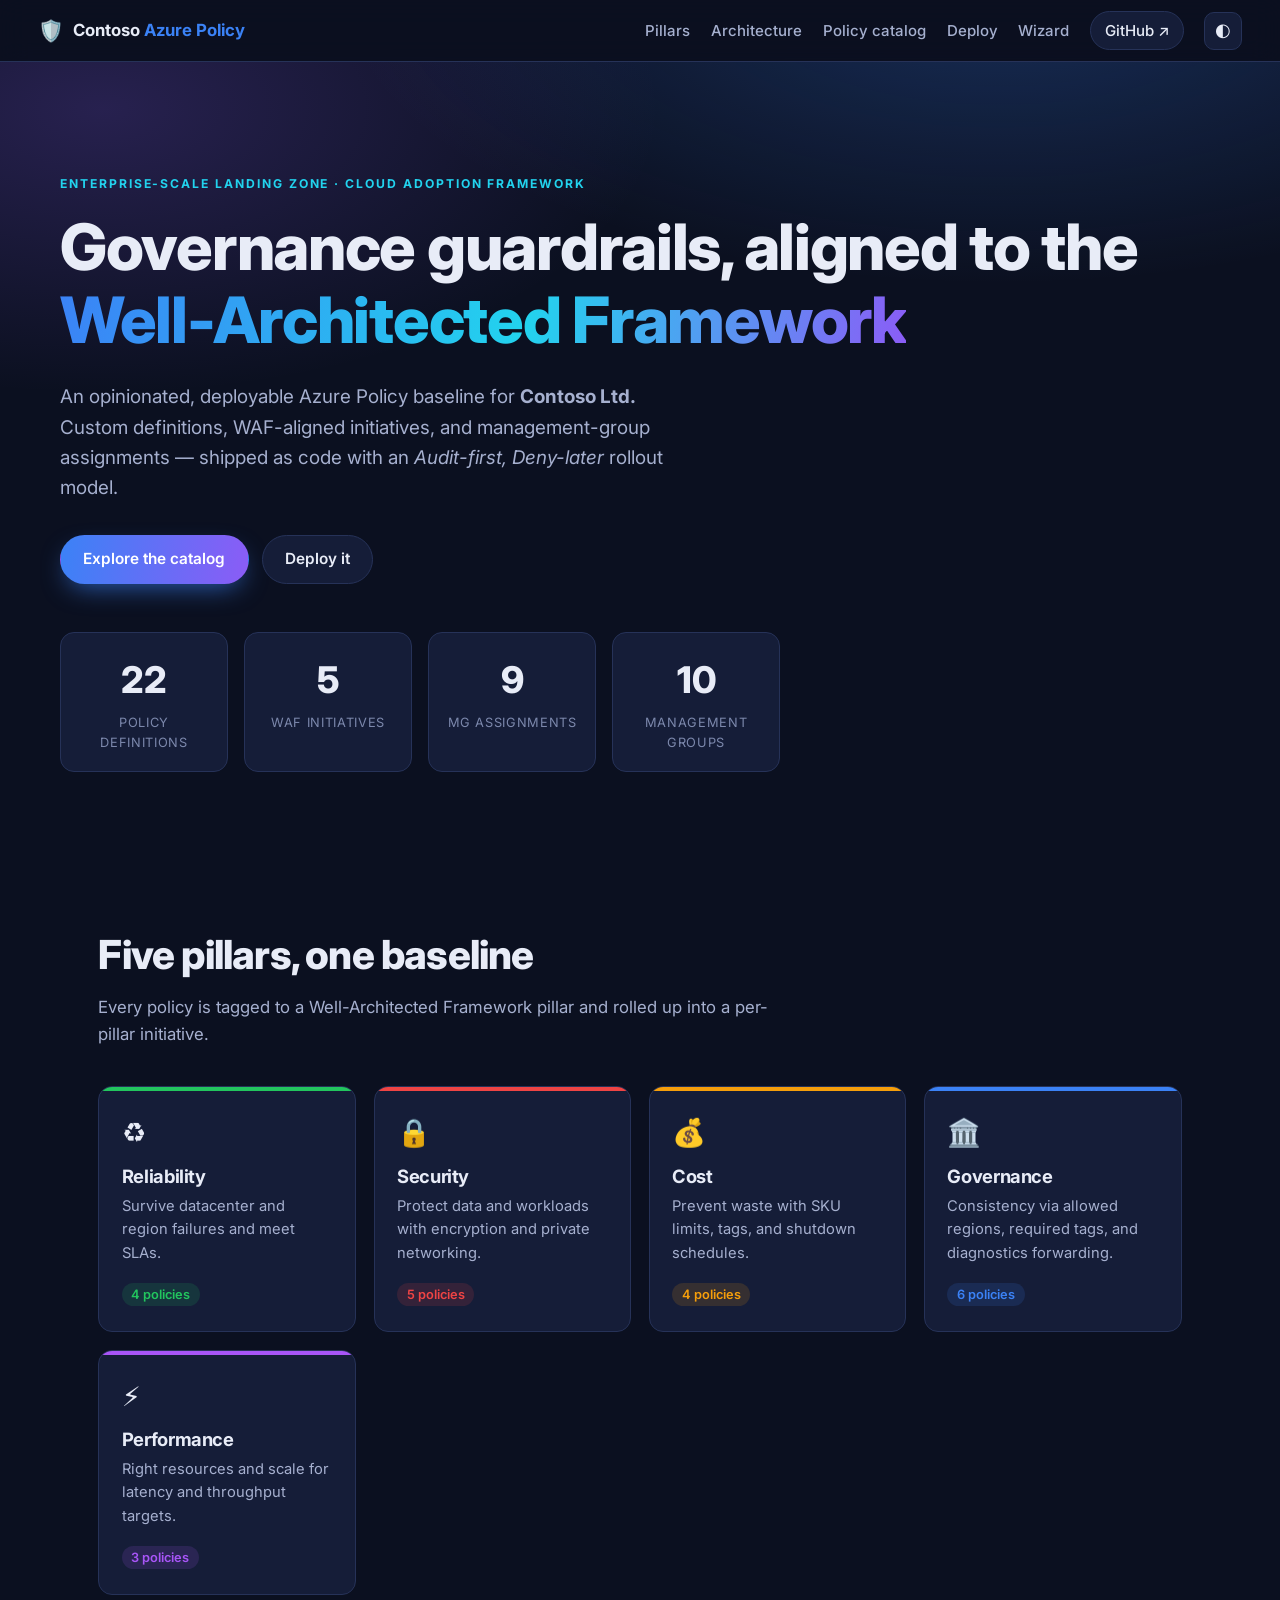
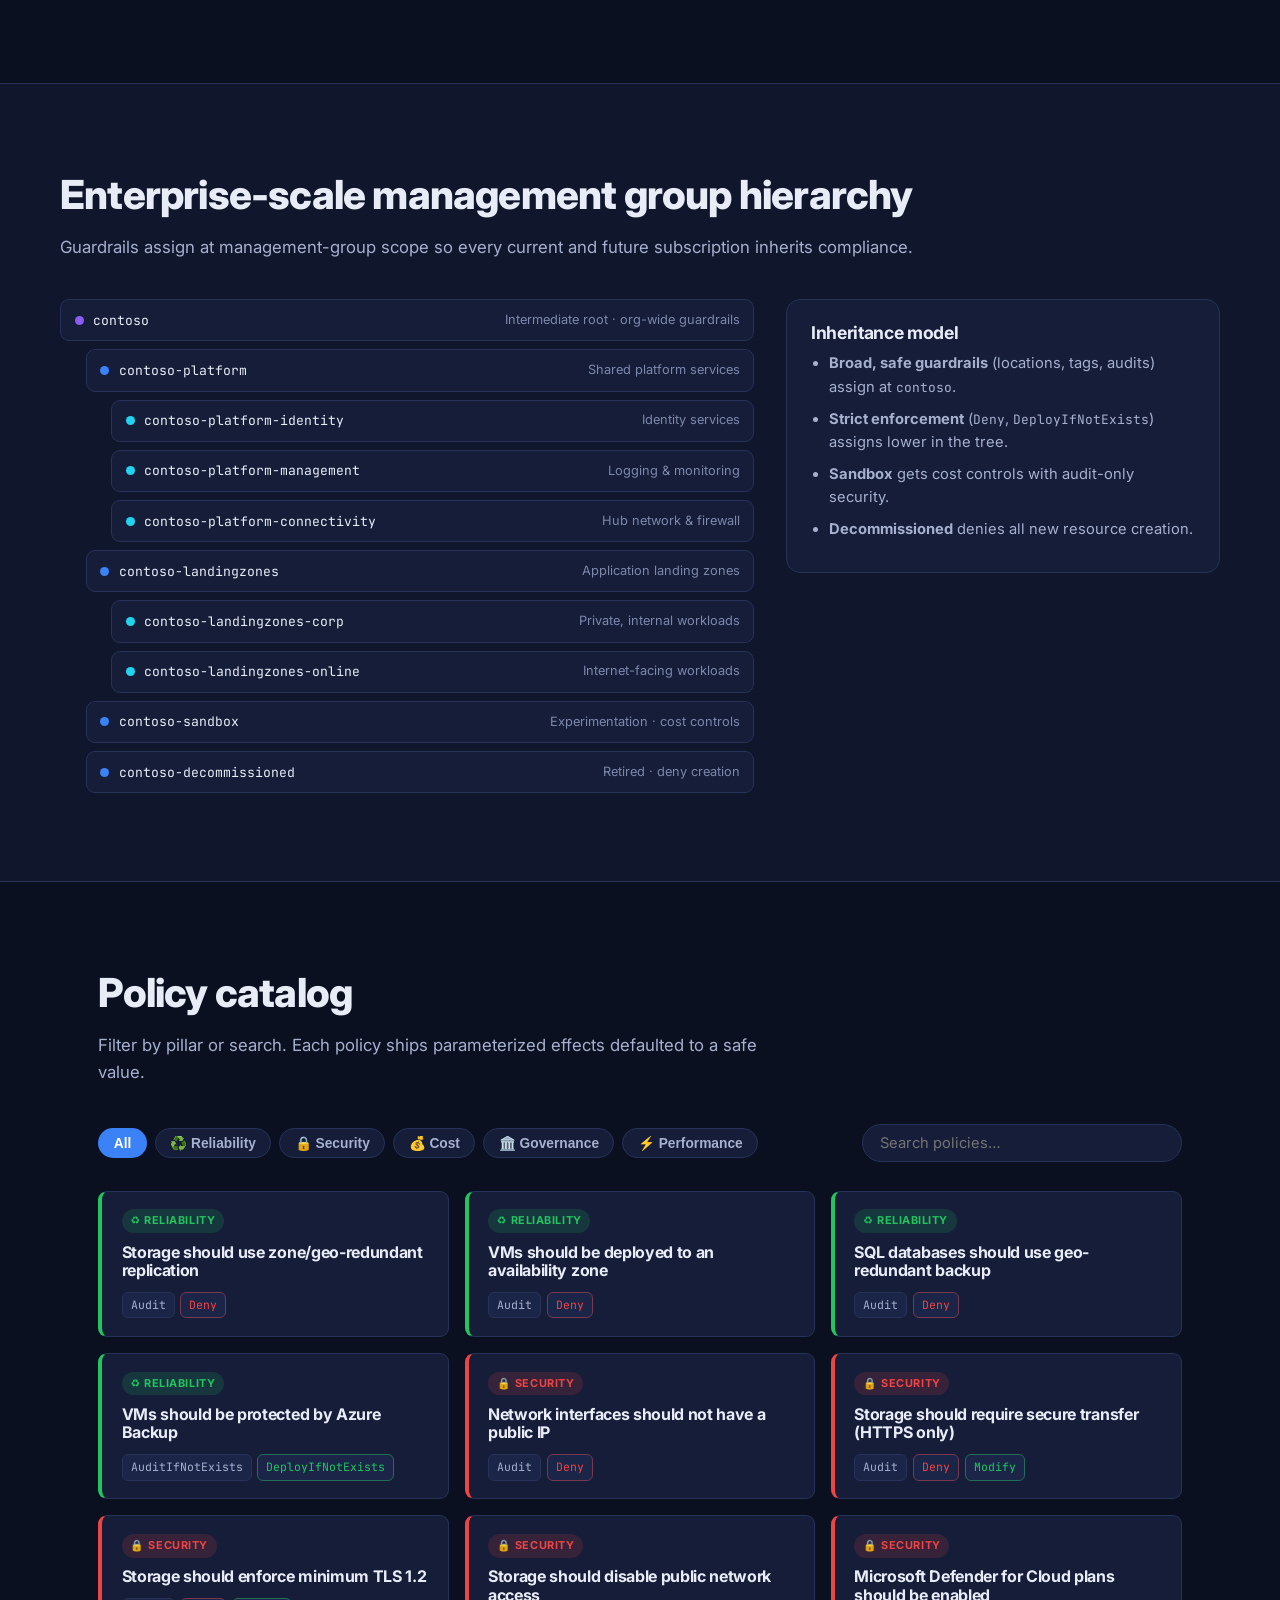
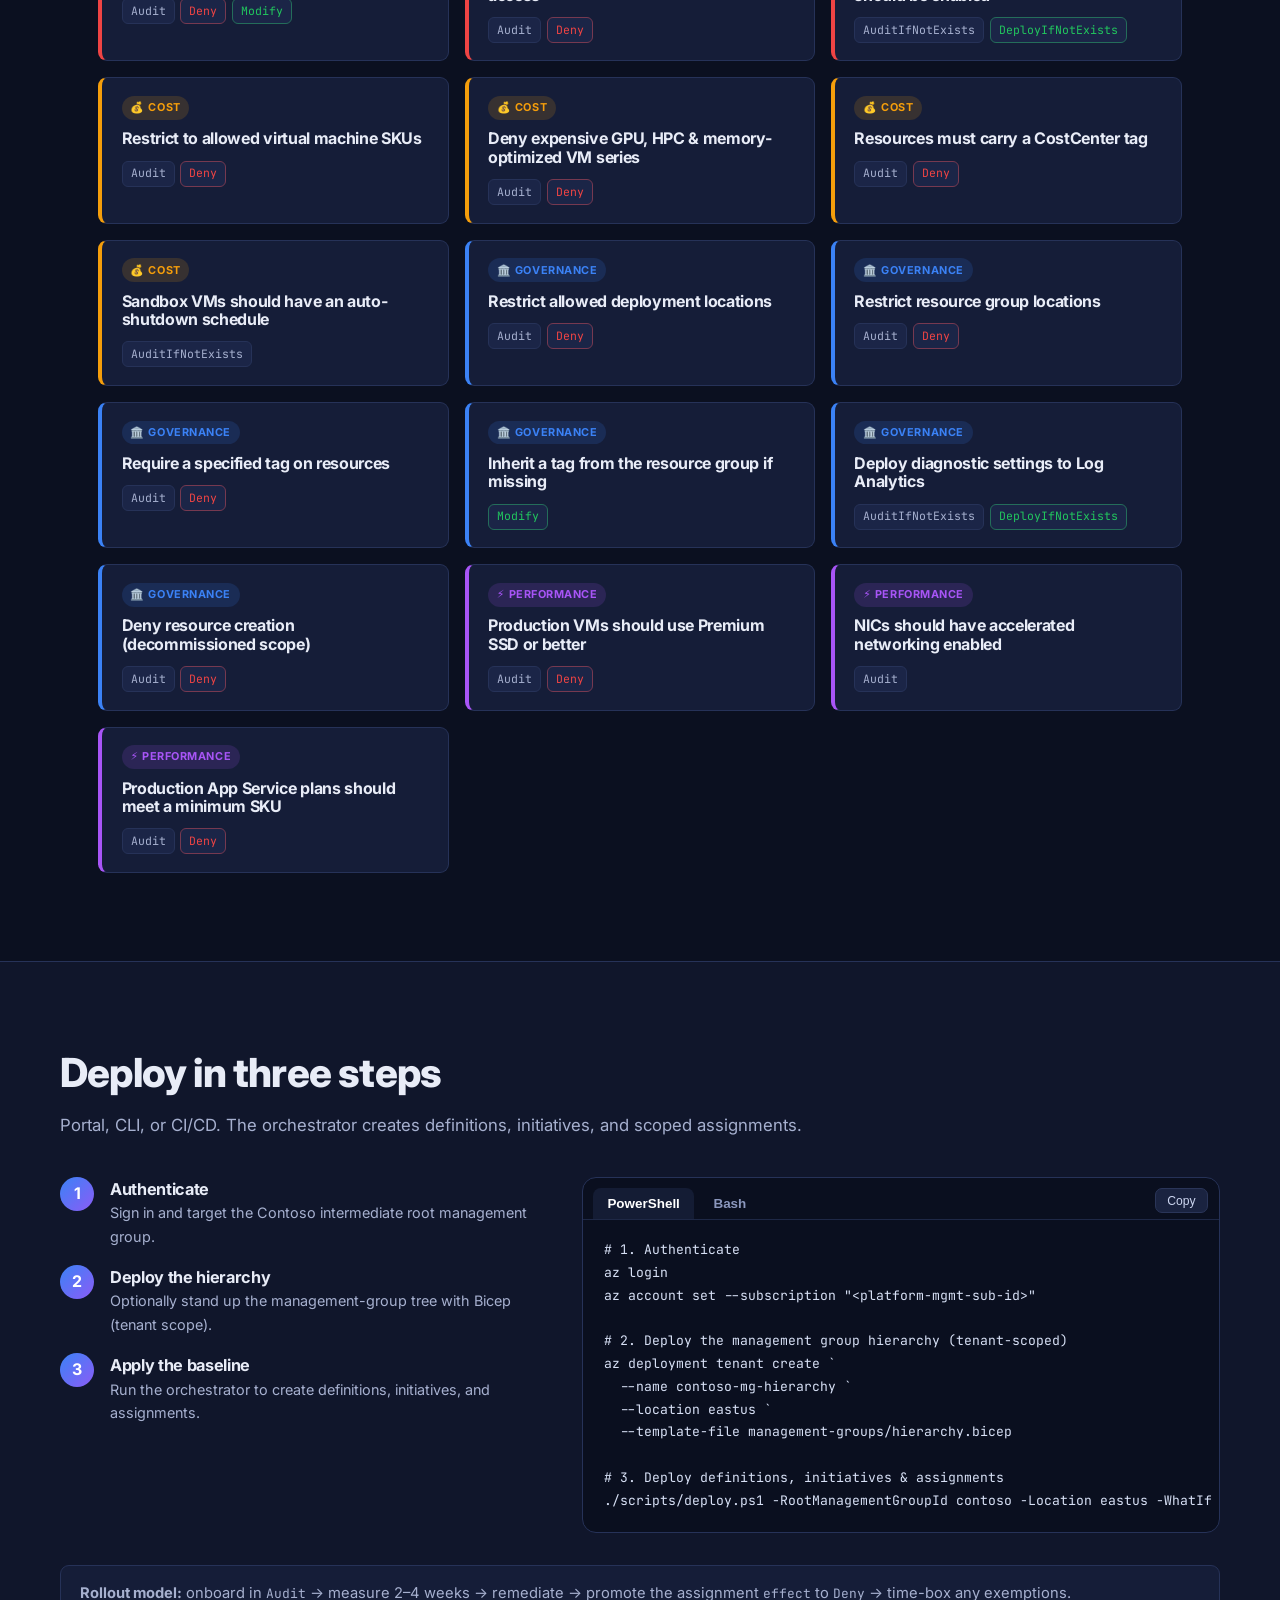
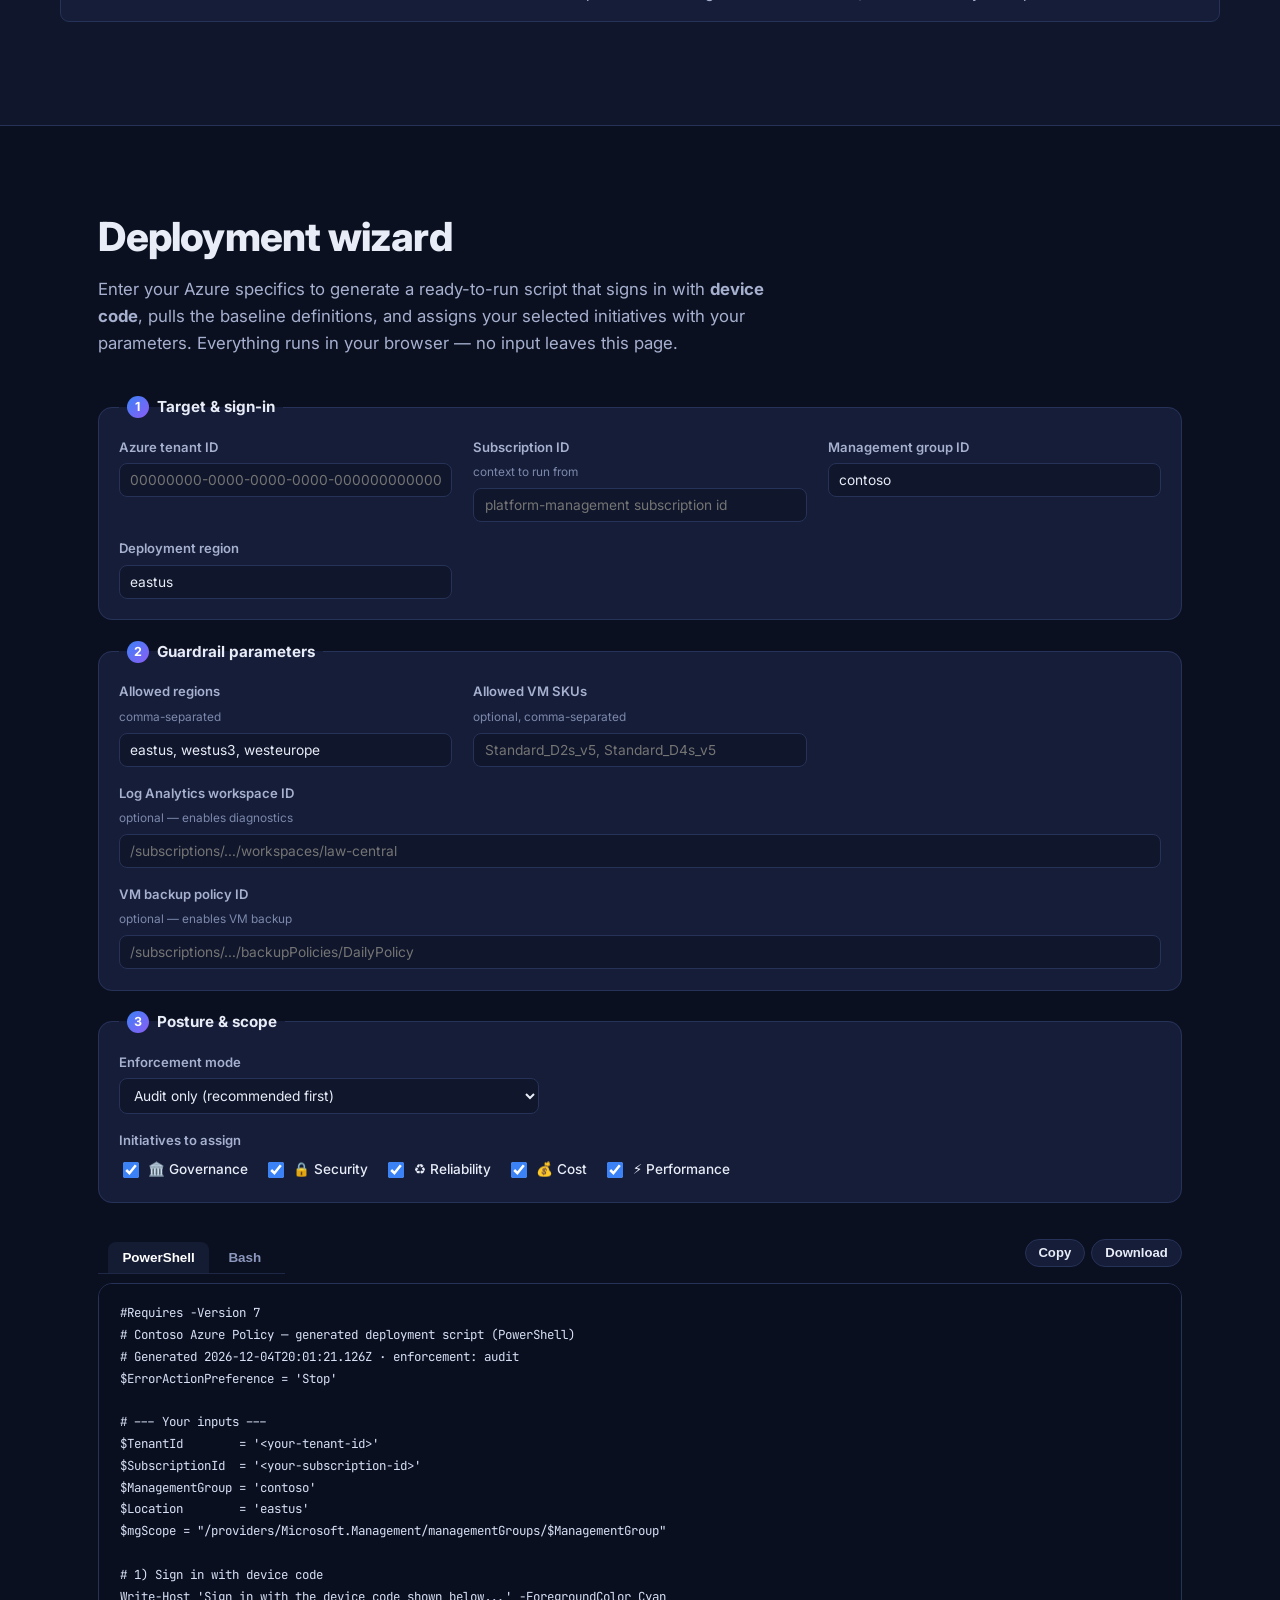
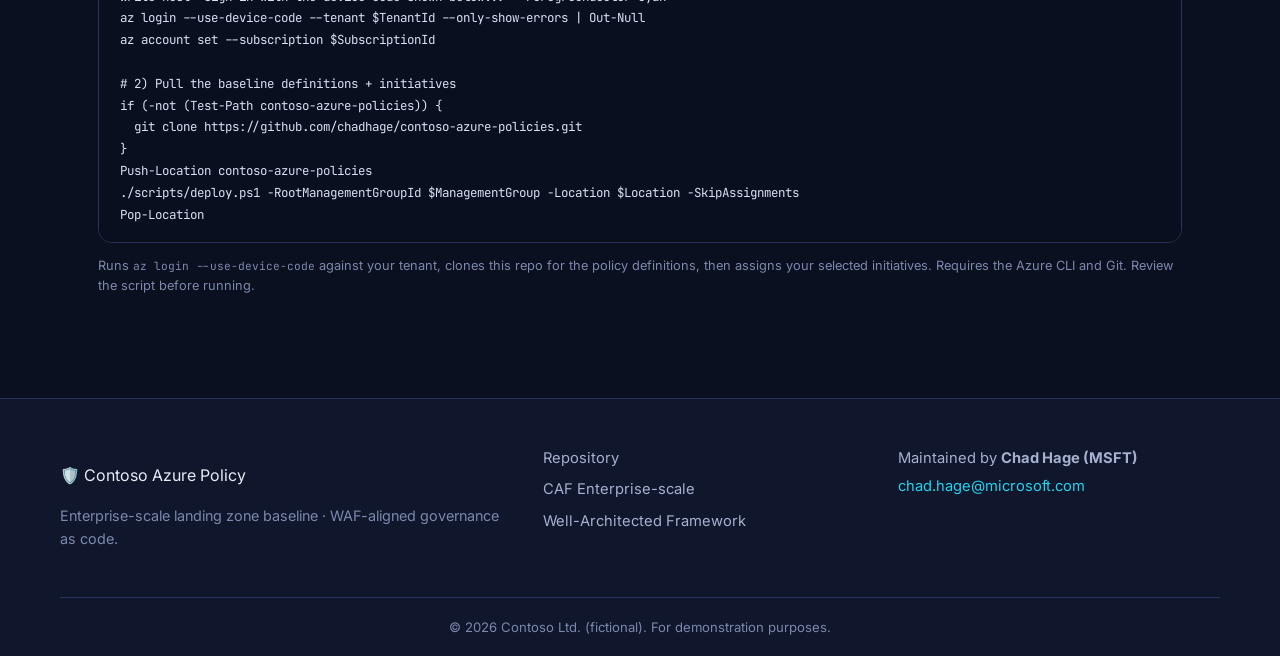
<file: index.html>
<!DOCTYPE html>
<html lang="en">
<head>
  <meta charset="UTF-8" />
  <meta name="viewport" content="width=device-width, initial-scale=1.0" />
  <title>Contoso Azure Policy — Enterprise-Scale Landing Zone Baseline</title>
  <meta name="description" content="Azure Policy best-practice baseline for Contoso, organized around the five Well-Architected Framework pillars and deployed across an enterprise-scale landing zone." />
  <link rel="preconnect" href="https://fonts.googleapis.com" />
  <link rel="preconnect" href="https://fonts.gstatic.com" crossorigin />
  <link href="https://fonts.googleapis.com/css2?family=Inter:wght@400;500;600;700;800&family=JetBrains+Mono:wght@400;500&display=swap" rel="stylesheet" />
  <link rel="stylesheet" href="styles.css" />
  <link rel="icon" href="data:image/svg+xml,<svg xmlns='http://www.w3.org/2000/svg' viewBox='0 0 100 100'><text y='.9em' font-size='90'>🛡️</text></svg>" />
</head>
<body>
  <header class="topbar">
    <a class="brand" href="#top">
      <span class="brand-mark" aria-hidden="true">🛡️</span>
      <span class="brand-text">Contoso&nbsp;<strong>Azure Policy</strong></span>
    </a>
    <nav class="nav" aria-label="Primary">
      <a href="#pillars">Pillars</a>
      <a href="#architecture">Architecture</a>
      <a href="#catalog">Policy catalog</a>
      <a href="#deploy">Deploy</a>
      <a href="#wizard">Wizard</a>
      <a class="nav-cta" href="https://github.com/chadhage/contoso-azure-policies" target="_blank" rel="noopener">GitHub ↗</a>
    </nav>
    <button class="theme-toggle" id="themeToggle" aria-label="Toggle color theme" title="Toggle theme">◐</button>
  </header>

  <main id="top">
    <!-- HERO -->
    <section class="hero">
      <div class="hero-inner">
        <p class="eyebrow">Enterprise-Scale Landing Zone · Cloud Adoption Framework</p>
        <h1>Governance guardrails, aligned to the<br /><span class="grad">Well-Architected Framework</span></h1>
        <p class="lede">
          An opinionated, deployable Azure Policy baseline for <strong>Contoso Ltd.</strong>
          Custom definitions, WAF-aligned initiatives, and management-group assignments —
          shipped as code with an <em>Audit-first, Deny-later</em> rollout model.
        </p>
        <div class="hero-actions">
          <a class="btn primary" href="#catalog">Explore the catalog</a>
          <a class="btn ghost" href="#deploy">Deploy it</a>
        </div>
        <dl class="stats" id="heroStats">
          <div><dt data-count="22">0</dt><dd>Policy definitions</dd></div>
          <div><dt data-count="5">0</dt><dd>WAF initiatives</dd></div>
          <div><dt data-count="9">0</dt><dd>MG assignments</dd></div>
          <div><dt data-count="10">0</dt><dd>Management groups</dd></div>
        </dl>
      </div>
    </section>

    <!-- PILLARS -->
    <section id="pillars" class="section">
      <div class="section-head">
        <h2>Five pillars, one baseline</h2>
        <p>Every policy is tagged to a Well-Architected Framework pillar and rolled up into a per-pillar initiative.</p>
      </div>
      <div class="pillar-grid" id="pillarGrid"><!-- injected --></div>
    </section>

    <!-- ARCHITECTURE -->
    <section id="architecture" class="section alt">
      <div class="section-head">
        <h2>Enterprise-scale management group hierarchy</h2>
        <p>Guardrails assign at management-group scope so every current and future subscription inherits compliance.</p>
      </div>
      <div class="arch-wrap">
        <div class="mg-tree" id="mgTree"><!-- injected --></div>
        <aside class="arch-note">
          <h3>Inheritance model</h3>
          <ul>
            <li><strong>Broad, safe guardrails</strong> (locations, tags, audits) assign at <code>contoso</code>.</li>
            <li><strong>Strict enforcement</strong> (<code>Deny</code>, <code>DeployIfNotExists</code>) assigns lower in the tree.</li>
            <li><strong>Sandbox</strong> gets cost controls with audit-only security.</li>
            <li><strong>Decommissioned</strong> denies all new resource creation.</li>
          </ul>
        </aside>
      </div>
    </section>

    <!-- CATALOG -->
    <section id="catalog" class="section">
      <div class="section-head">
        <h2>Policy catalog</h2>
        <p>Filter by pillar or search. Each policy ships parameterized effects defaulted to a safe value.</p>
      </div>
      <div class="catalog-controls">
        <div class="filters" id="pillarFilters" role="tablist" aria-label="Filter by pillar"></div>
        <input type="search" id="searchBox" class="search" placeholder="Search policies…" aria-label="Search policies" />
      </div>
      <div class="catalog-grid" id="catalogGrid"><!-- injected --></div>
      <p class="empty" id="emptyState" hidden>No policies match your filter.</p>
    </section>

    <!-- DEPLOY -->
    <section id="deploy" class="section alt">
      <div class="section-head">
        <h2>Deploy in three steps</h2>
        <p>Portal, CLI, or CI/CD. The orchestrator creates definitions, initiatives, and scoped assignments.</p>
      </div>
      <div class="deploy-grid">
        <ol class="steps">
          <li><span class="step-n">1</span><div><h4>Authenticate</h4><p>Sign in and target the Contoso intermediate root management group.</p></div></li>
          <li><span class="step-n">2</span><div><h4>Deploy the hierarchy</h4><p>Optionally stand up the management-group tree with Bicep (tenant scope).</p></div></li>
          <li><span class="step-n">3</span><div><h4>Apply the baseline</h4><p>Run the orchestrator to create definitions, initiatives, and assignments.</p></div></li>
        </ol>
        <div class="code-card">
          <div class="code-tabs" role="tablist">
            <button class="code-tab active" data-tab="pwsh" role="tab">PowerShell</button>
            <button class="code-tab" data-tab="bash" role="tab">Bash</button>
          </div>
          <pre class="code-pane active" data-pane="pwsh"><code># 1. Authenticate
az login
az account set --subscription "&lt;platform-mgmt-sub-id&gt;"

# 2. Deploy the management group hierarchy (tenant-scoped)
az deployment tenant create `
  --name contoso-mg-hierarchy `
  --location eastus `
  --template-file management-groups/hierarchy.bicep

# 3. Deploy definitions, initiatives &amp; assignments
./scripts/deploy.ps1 -RootManagementGroupId contoso -Location eastus -WhatIf</code></pre>
          <pre class="code-pane" data-pane="bash"><code># 1. Authenticate
az login
az account set --subscription "&lt;platform-mgmt-sub-id&gt;"

# 2. Deploy the management group hierarchy (tenant-scoped)
az deployment tenant create \
  --name contoso-mg-hierarchy \
  --location eastus \
  --template-file management-groups/hierarchy.bicep

# 3. Deploy definitions, initiatives &amp; assignments
./scripts/deploy.sh --mg contoso --location eastus --what-if</code></pre>
          <button class="copy-btn" id="copyBtn" title="Copy command">Copy</button>
        </div>
      </div>
      <p class="lifecycle-note">
        <strong>Rollout model:</strong> onboard in <code>Audit</code> → measure 2–4 weeks → remediate →
        promote the assignment <code>effect</code> to <code>Deny</code> → time-box any exemptions.
      </p>
    </section>

    <!-- WIZARD -->
    <section id="wizard" class="section">
      <div class="section-head">
        <h2>Deployment wizard</h2>
        <p>
          Enter your Azure specifics to generate a ready-to-run script that signs in with
          <strong>device code</strong>, pulls the baseline definitions, and assigns your selected
          initiatives with your parameters. Everything runs in your browser — no input leaves this page.
        </p>
      </div>

      <div class="wizard">
        <form class="wizard-form" id="wizardForm" autocomplete="off">
          <fieldset>
            <legend><span class="step-dot">1</span> Target &amp; sign-in</legend>
            <div class="field-grid">
              <label>Azure tenant ID
                <input type="text" id="wz-tenant" placeholder="00000000-0000-0000-0000-000000000000" spellcheck="false" />
              </label>
              <label>Subscription ID <span class="hint">context to run from</span>
                <input type="text" id="wz-sub" placeholder="platform-management subscription id" spellcheck="false" />
              </label>
              <label>Management group ID
                <input type="text" id="wz-mg" value="contoso" spellcheck="false" />
              </label>
              <label>Deployment region
                <input type="text" id="wz-location" value="eastus" spellcheck="false" />
              </label>
            </div>
          </fieldset>

          <fieldset>
            <legend><span class="step-dot">2</span> Guardrail parameters</legend>
            <div class="field-grid">
              <label>Allowed regions <span class="hint">comma-separated</span>
                <input type="text" id="wz-regions" value="eastus, westus3, westeurope" spellcheck="false" />
              </label>
              <label>Allowed VM SKUs <span class="hint">optional, comma-separated</span>
                <input type="text" id="wz-skus" placeholder="Standard_D2s_v5, Standard_D4s_v5" spellcheck="false" />
              </label>
              <label class="field-wide">Log Analytics workspace ID <span class="hint">optional — enables diagnostics</span>
                <input type="text" id="wz-law" placeholder="/subscriptions/…/workspaces/law-central" spellcheck="false" />
              </label>
              <label class="field-wide">VM backup policy ID <span class="hint">optional — enables VM backup</span>
                <input type="text" id="wz-backup" placeholder="/subscriptions/…/backupPolicies/DailyPolicy" spellcheck="false" />
              </label>
            </div>
          </fieldset>

          <fieldset>
            <legend><span class="step-dot">3</span> Posture &amp; scope</legend>
            <div class="field-grid">
              <label>Enforcement mode
                <select id="wz-mode">
                  <option value="audit">Audit only (recommended first)</option>
                  <option value="enforce">Enforce (Deny / Deploy / Modify)</option>
                </select>
              </label>
            </div>
            <p class="field-label">Initiatives to assign</p>
            <div class="pillar-check" id="wz-pillars">
              <label><input type="checkbox" value="governance" checked /> 🏛️ Governance</label>
              <label><input type="checkbox" value="security" checked /> 🔒 Security</label>
              <label><input type="checkbox" value="reliability" checked /> ♻️ Reliability</label>
              <label><input type="checkbox" value="cost" checked /> 💰 Cost</label>
              <label><input type="checkbox" value="performance" checked /> ⚡ Performance</label>
            </div>
          </fieldset>
        </form>

        <div class="wizard-output">
          <div class="wizard-out-head">
            <div class="code-tabs" role="tablist" aria-label="Script format">
              <button class="code-tab active" data-shell="pwsh" role="tab" type="button">PowerShell</button>
              <button class="code-tab" data-shell="bash" role="tab" type="button">Bash</button>
            </div>
            <div class="wizard-actions">
              <button class="btn ghost sm" id="wzCopy" type="button">Copy</button>
              <button class="btn ghost sm" id="wzDownload" type="button">Download</button>
            </div>
          </div>
          <pre class="code-pane active wizard-pre"><code id="wizardScript"></code></pre>
          <p class="wizard-note">
            Runs <code>az login --use-device-code</code> against your tenant, clones this repo for the
            policy definitions, then assigns your selected initiatives. Requires the Azure CLI and Git.
            Review the script before running.
          </p>
        </div>
      </div>
    </section>
  </main>

  <footer class="footer">
    <div class="footer-inner">
      <div>
        <p class="brand-text"><span aria-hidden="true">🛡️</span>&nbsp;Contoso Azure Policy</p>
        <p class="muted">Enterprise-scale landing zone baseline · WAF-aligned governance as code.</p>
      </div>
      <div class="footer-links">
        <a href="https://github.com/chadhage/contoso-azure-policies" target="_blank" rel="noopener">Repository</a>
        <a href="https://learn.microsoft.com/azure/cloud-adoption-framework/ready/enterprise-scale/" target="_blank" rel="noopener">CAF Enterprise-scale</a>
        <a href="https://learn.microsoft.com/azure/well-architected/" target="_blank" rel="noopener">Well-Architected Framework</a>
      </div>
      <div class="footer-author">
        <p>Maintained by <strong>Chad Hage (MSFT)</strong></p>
        <p><a href="mailto:chad.hage@microsoft.com">chad.hage@microsoft.com</a></p>
      </div>
    </div>
    <p class="copyright">© <span id="year"></span> Contoso Ltd. (fictional). For demonstration purposes.</p>
  </footer>

  <script src="app.js"></script>
</body>
</html>
</file>
<file: styles.css>
:root {
  --bg: #0b1020;
  --bg-alt: #10162b;
  --surface: #151d38;
  --surface-2: #1b2547;
  --border: #263258;
  --text: #e8ecf7;
  --text-dim: #a6b0cf;
  --muted: #7c88ac;
  --brand: #3b82f6;
  --brand-2: #22d3ee;
  --accent: #8b5cf6;

  --rel: #22c55e;
  --sec: #ef4444;
  --cost: #f59e0b;
  --gov: #3b82f6;
  --perf: #a855f7;

  --radius: 14px;
  --radius-sm: 9px;
  --shadow: 0 10px 40px -12px rgba(0, 0, 0, 0.55);
  --maxw: 1160px;
  --mono: "JetBrains Mono", ui-monospace, SFMono-Regular, Menlo, monospace;
}

[data-theme="light"] {
  --bg: #f6f8fd;
  --bg-alt: #eef2fb;
  --surface: #ffffff;
  --surface-2: #f2f5fc;
  --border: #dce3f2;
  --text: #131a2e;
  --text-dim: #45527a;
  --muted: #6b7597;
  --shadow: 0 10px 34px -14px rgba(30, 50, 100, 0.28);
}

* { box-sizing: border-box; }

html { scroll-behavior: smooth; scroll-padding-top: 78px; }

body {
  margin: 0;
  font-family: "Inter", system-ui, -apple-system, Segoe UI, Roboto, sans-serif;
  background: var(--bg);
  color: var(--text);
  line-height: 1.6;
  -webkit-font-smoothing: antialiased;
  transition: background 0.3s ease, color 0.3s ease;
}

a { color: var(--brand-2); text-decoration: none; }
a:hover { text-decoration: underline; }

h1, h2, h3, h4 { line-height: 1.15; margin: 0 0 0.4em; letter-spacing: -0.02em; }
code { font-family: var(--mono); font-size: 0.88em; }

/* ---------- Top bar ---------- */
.topbar {
  position: sticky; top: 0; z-index: 50;
  display: flex; align-items: center; gap: 1.2rem;
  padding: 0.7rem clamp(1rem, 4vw, 2.4rem);
  background: color-mix(in srgb, var(--bg) 82%, transparent);
  backdrop-filter: blur(14px);
  border-bottom: 1px solid var(--border);
}
.brand { display: flex; align-items: center; gap: 0.55rem; color: var(--text); font-weight: 700; font-size: 1.05rem; }
.brand:hover { text-decoration: none; }
.brand-mark { font-size: 1.3rem; }
.brand-text strong { color: var(--brand); }
.nav { display: flex; align-items: center; gap: 1.3rem; margin-left: auto; font-size: 0.94rem; }
.nav a { color: var(--text-dim); font-weight: 500; }
.nav a:hover { color: var(--text); text-decoration: none; }
.nav-cta {
  padding: 0.4rem 0.85rem; border: 1px solid var(--border); border-radius: 999px;
  background: var(--surface); color: var(--text) !important;
}
.nav-cta:hover { border-color: var(--brand); }
.theme-toggle {
  background: var(--surface); color: var(--text); border: 1px solid var(--border);
  width: 38px; height: 38px; border-radius: 10px; cursor: pointer; font-size: 1.1rem;
  display: grid; place-items: center; transition: all 0.2s;
}
.theme-toggle:hover { border-color: var(--brand); transform: rotate(-15deg); }

@media (max-width: 760px) {
  .nav a:not(.nav-cta) { display: none; }
}

/* ---------- Hero ---------- */
.hero {
  position: relative; overflow: hidden;
  padding: clamp(3.5rem, 9vw, 7rem) clamp(1rem, 5vw, 2.4rem) clamp(2.5rem, 6vw, 4.5rem);
  background:
    radial-gradient(1100px 500px at 78% -10%, color-mix(in srgb, var(--brand) 26%, transparent), transparent 60%),
    radial-gradient(900px 460px at 8% 6%, color-mix(in srgb, var(--accent) 22%, transparent), transparent 62%);
}
.hero-inner { max-width: var(--maxw); margin: 0 auto; }
.eyebrow {
  text-transform: uppercase; letter-spacing: 0.16em; font-size: 0.76rem;
  font-weight: 700; color: var(--brand-2); margin: 0 0 1rem;
}
.hero h1 { font-size: clamp(2.1rem, 5.4vw, 4rem); font-weight: 800; }
.grad {
  background: linear-gradient(100deg, var(--brand), var(--brand-2) 55%, var(--accent));
  -webkit-background-clip: text; background-clip: text; color: transparent;
}
.lede { max-width: 640px; font-size: clamp(1rem, 2vw, 1.18rem); color: var(--text-dim); margin: 1.2rem 0 2rem; }
.hero-actions { display: flex; flex-wrap: wrap; gap: 0.8rem; }
.btn {
  display: inline-flex; align-items: center; gap: 0.4rem;
  padding: 0.7rem 1.4rem; border-radius: 999px; font-weight: 600; font-size: 0.96rem;
  cursor: pointer; border: 1px solid transparent; transition: transform 0.15s, box-shadow 0.2s, background 0.2s;
}
.btn:hover { text-decoration: none; transform: translateY(-2px); }
.btn.primary { background: linear-gradient(100deg, var(--brand), var(--accent)); color: #fff; box-shadow: 0 10px 26px -8px color-mix(in srgb, var(--brand) 70%, transparent); }
.btn.ghost { background: var(--surface); color: var(--text); border-color: var(--border); }
.btn.ghost:hover { border-color: var(--brand); }

.stats {
  display: grid; grid-template-columns: repeat(4, 1fr); gap: 1rem;
  margin: 3rem 0 0; max-width: 720px;
}
.stats div {
  background: var(--surface); border: 1px solid var(--border); border-radius: var(--radius);
  padding: 1.1rem 1rem; text-align: center;
}
.stats dt { font-size: clamp(1.6rem, 4vw, 2.3rem); font-weight: 800; color: var(--text); }
.stats dd { margin: 0.2rem 0 0; font-size: 0.8rem; color: var(--muted); text-transform: uppercase; letter-spacing: 0.05em; }
@media (max-width: 620px) { .stats { grid-template-columns: repeat(2, 1fr); } }

/* ---------- Sections ---------- */
.section { max-width: var(--maxw); margin: 0 auto; padding: clamp(3rem, 7vw, 5.5rem) clamp(1rem, 5vw, 2.4rem); }
.section.alt { max-width: none; background: var(--bg-alt); border-top: 1px solid var(--border); border-bottom: 1px solid var(--border); }
.section.alt > * { max-width: var(--maxw); margin-left: auto; margin-right: auto; }
.section-head { max-width: 680px; margin-bottom: 2.4rem; }
.section-head h2 { font-size: clamp(1.6rem, 3.6vw, 2.5rem); font-weight: 800; }
.section-head p { color: var(--text-dim); font-size: 1.05rem; margin: 0; }

/* ---------- Pillars ---------- */
.pillar-grid { display: grid; grid-template-columns: repeat(auto-fit, minmax(210px, 1fr)); gap: 1.1rem; }
.pillar-card {
  position: relative; background: var(--surface); border: 1px solid var(--border);
  border-radius: var(--radius); padding: 1.5rem 1.4rem; overflow: hidden;
  transition: transform 0.18s, border-color 0.18s;
}
.pillar-card:hover { transform: translateY(-4px); border-color: color-mix(in srgb, var(--pc) 60%, var(--border)); }
.pillar-card::before { content: ""; position: absolute; inset: 0 0 auto 0; height: 4px; background: var(--pc); }
.pillar-ico { font-size: 1.7rem; margin-bottom: 0.7rem; display: block; }
.pillar-card h3 { font-size: 1.15rem; }
.pillar-card p { color: var(--text-dim); font-size: 0.92rem; margin: 0.4rem 0 1rem; }
.pillar-count { font-size: 0.8rem; font-weight: 600; color: var(--pc); background: color-mix(in srgb, var(--pc) 14%, transparent); padding: 0.25rem 0.6rem; border-radius: 999px; }

/* ---------- Architecture ---------- */
.arch-wrap { display: grid; grid-template-columns: 1.6fr 1fr; gap: 2rem; align-items: start; }
@media (max-width: 880px) { .arch-wrap { grid-template-columns: 1fr; } }
.mg-tree { display: flex; flex-direction: column; gap: 0.5rem; }
.mg-node {
  display: flex; align-items: center; gap: 0.6rem;
  background: var(--surface); border: 1px solid var(--border);
  border-radius: var(--radius-sm); padding: 0.6rem 0.85rem; font-size: 0.9rem;
}
.mg-node .mg-id { font-family: var(--mono); font-size: 0.82rem; color: var(--text); }
.mg-node .mg-desc { color: var(--muted); font-size: 0.8rem; margin-left: auto; }
.mg-node[data-depth="1"] { margin-left: 1.6rem; }
.mg-node[data-depth="2"] { margin-left: 3.2rem; }
.mg-node .dot { width: 9px; height: 9px; border-radius: 50%; background: var(--brand); flex: none; }
.mg-node[data-depth="0"] .dot { background: var(--accent); }
.mg-node[data-depth="2"] .dot { background: var(--brand-2); }
.arch-note { background: var(--surface); border: 1px solid var(--border); border-radius: var(--radius); padding: 1.4rem 1.5rem; }
.arch-note h3 { font-size: 1.1rem; }
.arch-note ul { margin: 0.6rem 0 0; padding-left: 1.1rem; color: var(--text-dim); font-size: 0.92rem; }
.arch-note li { margin-bottom: 0.5rem; }

/* ---------- Catalog ---------- */
.catalog-controls { display: flex; flex-wrap: wrap; gap: 1rem; align-items: center; justify-content: space-between; margin-bottom: 1.8rem; }
.filters { display: flex; flex-wrap: wrap; gap: 0.5rem; }
.filter-chip {
  border: 1px solid var(--border); background: var(--surface); color: var(--text-dim);
  padding: 0.4rem 0.9rem; border-radius: 999px; font-size: 0.86rem; font-weight: 600; cursor: pointer;
  transition: all 0.15s;
}
.filter-chip:hover { color: var(--text); }
.filter-chip.active { color: #fff; border-color: transparent; background: var(--chip, var(--brand)); }
.search {
  flex: 1 1 220px; max-width: 320px; background: var(--surface); border: 1px solid var(--border);
  color: var(--text); border-radius: 999px; padding: 0.55rem 1.1rem; font-size: 0.92rem; font-family: inherit;
}
.search:focus { outline: 2px solid var(--brand); outline-offset: 1px; }

.catalog-grid { display: grid; grid-template-columns: repeat(auto-fill, minmax(300px, 1fr)); gap: 1rem; }
.policy-card {
  background: var(--surface); border: 1px solid var(--border); border-left: 4px solid var(--pc);
  border-radius: var(--radius-sm); padding: 1.1rem 1.2rem; display: flex; flex-direction: column; gap: 0.6rem;
  transition: transform 0.15s, box-shadow 0.2s;
}
.policy-card:hover { transform: translateY(-3px); box-shadow: var(--shadow); }
.policy-top { display: flex; align-items: center; gap: 0.5rem; }
.pill { font-size: 0.68rem; font-weight: 700; text-transform: uppercase; letter-spacing: 0.05em; padding: 0.2rem 0.55rem; border-radius: 999px; color: var(--pc); background: color-mix(in srgb, var(--pc) 15%, transparent); }
.policy-card h4 { font-size: 1rem; margin: 0; }
.policy-card p { font-size: 0.87rem; color: var(--text-dim); margin: 0; flex: 1; }
.policy-meta { display: flex; flex-wrap: wrap; gap: 0.35rem; margin-top: 0.2rem; }
.effect { font-family: var(--mono); font-size: 0.72rem; padding: 0.18rem 0.5rem; border-radius: 6px; background: var(--surface-2); border: 1px solid var(--border); color: var(--text-dim); }
.effect.deny { color: var(--sec); border-color: color-mix(in srgb, var(--sec) 40%, var(--border)); }
.effect.deploy { color: var(--rel); border-color: color-mix(in srgb, var(--rel) 40%, var(--border)); }
.empty { text-align: center; color: var(--muted); padding: 2rem; }

/* ---------- Deploy ---------- */
.deploy-grid { display: grid; grid-template-columns: 1fr 1.3fr; gap: 2rem; align-items: start; }
@media (max-width: 880px) { .deploy-grid { grid-template-columns: 1fr; } }
.steps { list-style: none; margin: 0; padding: 0; display: flex; flex-direction: column; gap: 1.1rem; }
.steps li { display: flex; gap: 1rem; }
.step-n {
  flex: none; width: 34px; height: 34px; border-radius: 50%; display: grid; place-items: center;
  font-weight: 700; color: #fff; background: linear-gradient(135deg, var(--brand), var(--accent));
}
.steps h4 { margin: 0.2rem 0 0.15rem; font-size: 1.02rem; }
.steps p { margin: 0; color: var(--text-dim); font-size: 0.9rem; }

.code-card { position: relative; background: #0a0f1f; border: 1px solid var(--border); border-radius: var(--radius); overflow: hidden; }
[data-theme="light"] .code-card { background: #0e1426; }
.code-tabs { display: flex; gap: 0.3rem; padding: 0.6rem 0.6rem 0; border-bottom: 1px solid #1e2846; }
.code-tab { background: transparent; border: none; color: #8b97bd; padding: 0.5rem 0.9rem; font-size: 0.84rem; font-weight: 600; cursor: pointer; border-radius: 8px 8px 0 0; }
.code-tab.active { color: #fff; background: #141c34; }
.code-pane { display: none; margin: 0; padding: 1.2rem 1.3rem; overflow-x: auto; }
.code-pane.active { display: block; }
.code-pane code { color: #d7e0f5; font-size: 0.82rem; line-height: 1.7; white-space: pre; }
.copy-btn { position: absolute; top: 0.6rem; right: 0.7rem; background: #1a2340; color: #cdd6f0; border: 1px solid #2a3558; padding: 0.3rem 0.7rem; border-radius: 7px; font-size: 0.76rem; cursor: pointer; }
.copy-btn:hover { background: #24305a; }
.lifecycle-note { margin-top: 2rem; padding: 1rem 1.2rem; background: var(--surface); border: 1px solid var(--border); border-radius: var(--radius-sm); color: var(--text-dim); font-size: 0.92rem; }

/* ---------- Footer ---------- */
.footer { border-top: 1px solid var(--border); background: var(--bg-alt); padding: 3rem clamp(1rem, 5vw, 2.4rem) 1.5rem; }
.footer-inner { max-width: var(--maxw); margin: 0 auto; display: grid; grid-template-columns: 1.4fr 1fr 1fr; gap: 2rem; }
@media (max-width: 760px) { .footer-inner { grid-template-columns: 1fr; gap: 1.4rem; } }
.footer .muted { color: var(--muted); font-size: 0.9rem; }
.footer-links { display: flex; flex-direction: column; gap: 0.5rem; }
.footer-links a { color: var(--text-dim); font-size: 0.92rem; }
.footer-author p { margin: 0 0 0.3rem; font-size: 0.92rem; color: var(--text-dim); }
.copyright { max-width: var(--maxw); margin: 2rem auto 0; padding-top: 1.2rem; border-top: 1px solid var(--border); color: var(--muted); font-size: 0.82rem; text-align: center; }

/* ---------- Wizard ---------- */
.wizard { display: flex; flex-direction: column; gap: 1.8rem; }
.wizard-form { display: flex; flex-direction: column; gap: 1.2rem; }
.wizard-form fieldset {
  border: 1px solid var(--border); border-radius: var(--radius); padding: 1.1rem 1.2rem 1.3rem;
  background: var(--surface); margin: 0;
}
.wizard-form legend {
  display: flex; align-items: center; gap: 0.5rem;
  font-weight: 700; font-size: 0.95rem; padding: 0 0.5rem; color: var(--text);
}
.step-dot {
  width: 22px; height: 22px; border-radius: 50%; display: grid; place-items: center;
  font-size: 0.78rem; color: #fff; background: linear-gradient(135deg, var(--brand), var(--accent));
}
.field-grid { display: grid; grid-template-columns: repeat(auto-fit, minmax(300px, 1fr)); gap: 1rem 1.3rem; }
.field-grid .field-wide { grid-column: 1 / -1; }
.wizard-form label {
  display: flex; flex-direction: column; gap: 0.35rem;
  font-size: 0.82rem; font-weight: 600; color: var(--text-dim);
}
.wizard-form .hint { font-weight: 400; color: var(--muted); font-size: 0.74rem; }
.wizard-form input[type="text"], .wizard-form select {
  font-family: inherit; font-size: 0.86rem; color: var(--text);
  background: var(--bg-alt); border: 1px solid var(--border); border-radius: 8px;
  padding: 0.5rem 0.65rem; width: 100%;
}
.wizard-form input[type="text"]:focus, .wizard-form select:focus { outline: 2px solid var(--brand); outline-offset: 1px; }
.wizard-form select { max-width: 420px; }
.field-label { margin: 1rem 0 0.5rem; font-size: 0.82rem; font-weight: 600; color: var(--text-dim); }
.pillar-check { display: flex; flex-wrap: wrap; gap: 0.6rem 1rem; }
.pillar-check label {
  flex-direction: row; align-items: center; gap: 0.4rem; font-size: 0.85rem;
  color: var(--text); cursor: pointer; font-weight: 500;
}
.pillar-check input { accent-color: var(--brand); width: 16px; height: 16px; }

.wizard-output { position: static; }
.wizard-out-head { display: flex; align-items: center; justify-content: space-between; gap: 0.6rem; flex-wrap: wrap; }
.wizard-actions { display: flex; gap: 0.4rem; }
.btn.sm { padding: 0.35rem 0.8rem; font-size: 0.82rem; }
.wizard-pre {
  margin-top: 0.6rem; max-height: 560px; overflow: auto;
  background: #0a0f1f; border: 1px solid var(--border); border-radius: var(--radius);
  display: block;
}
[data-theme="light"] .wizard-pre { background: #0e1426; }
.wizard-pre code { color: #d7e0f5; font-size: 0.78rem; line-height: 1.65; white-space: pre; }
.wizard-note { margin-top: 0.8rem; font-size: 0.8rem; color: var(--muted); }

@media (prefers-reduced-motion: reduce) {
  * { scroll-behavior: auto !important; transition: none !important; }
}
</file>
